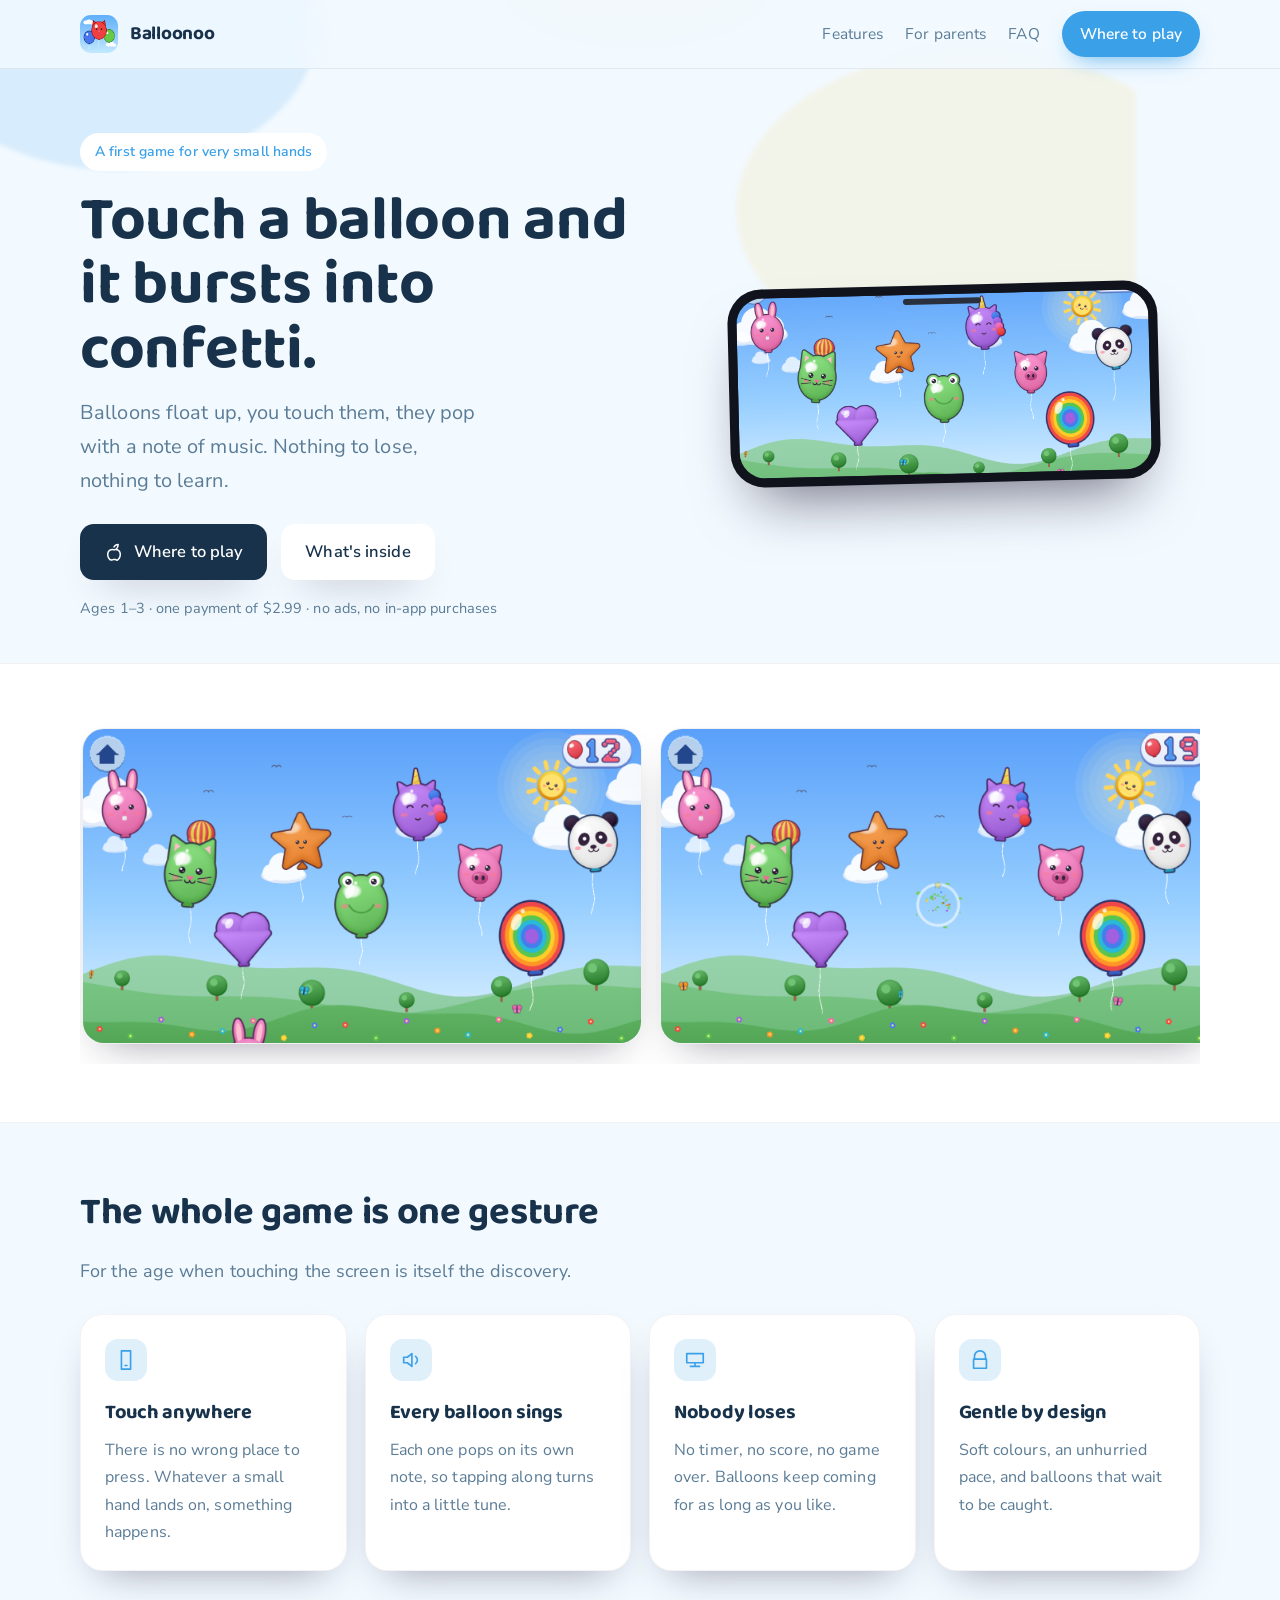
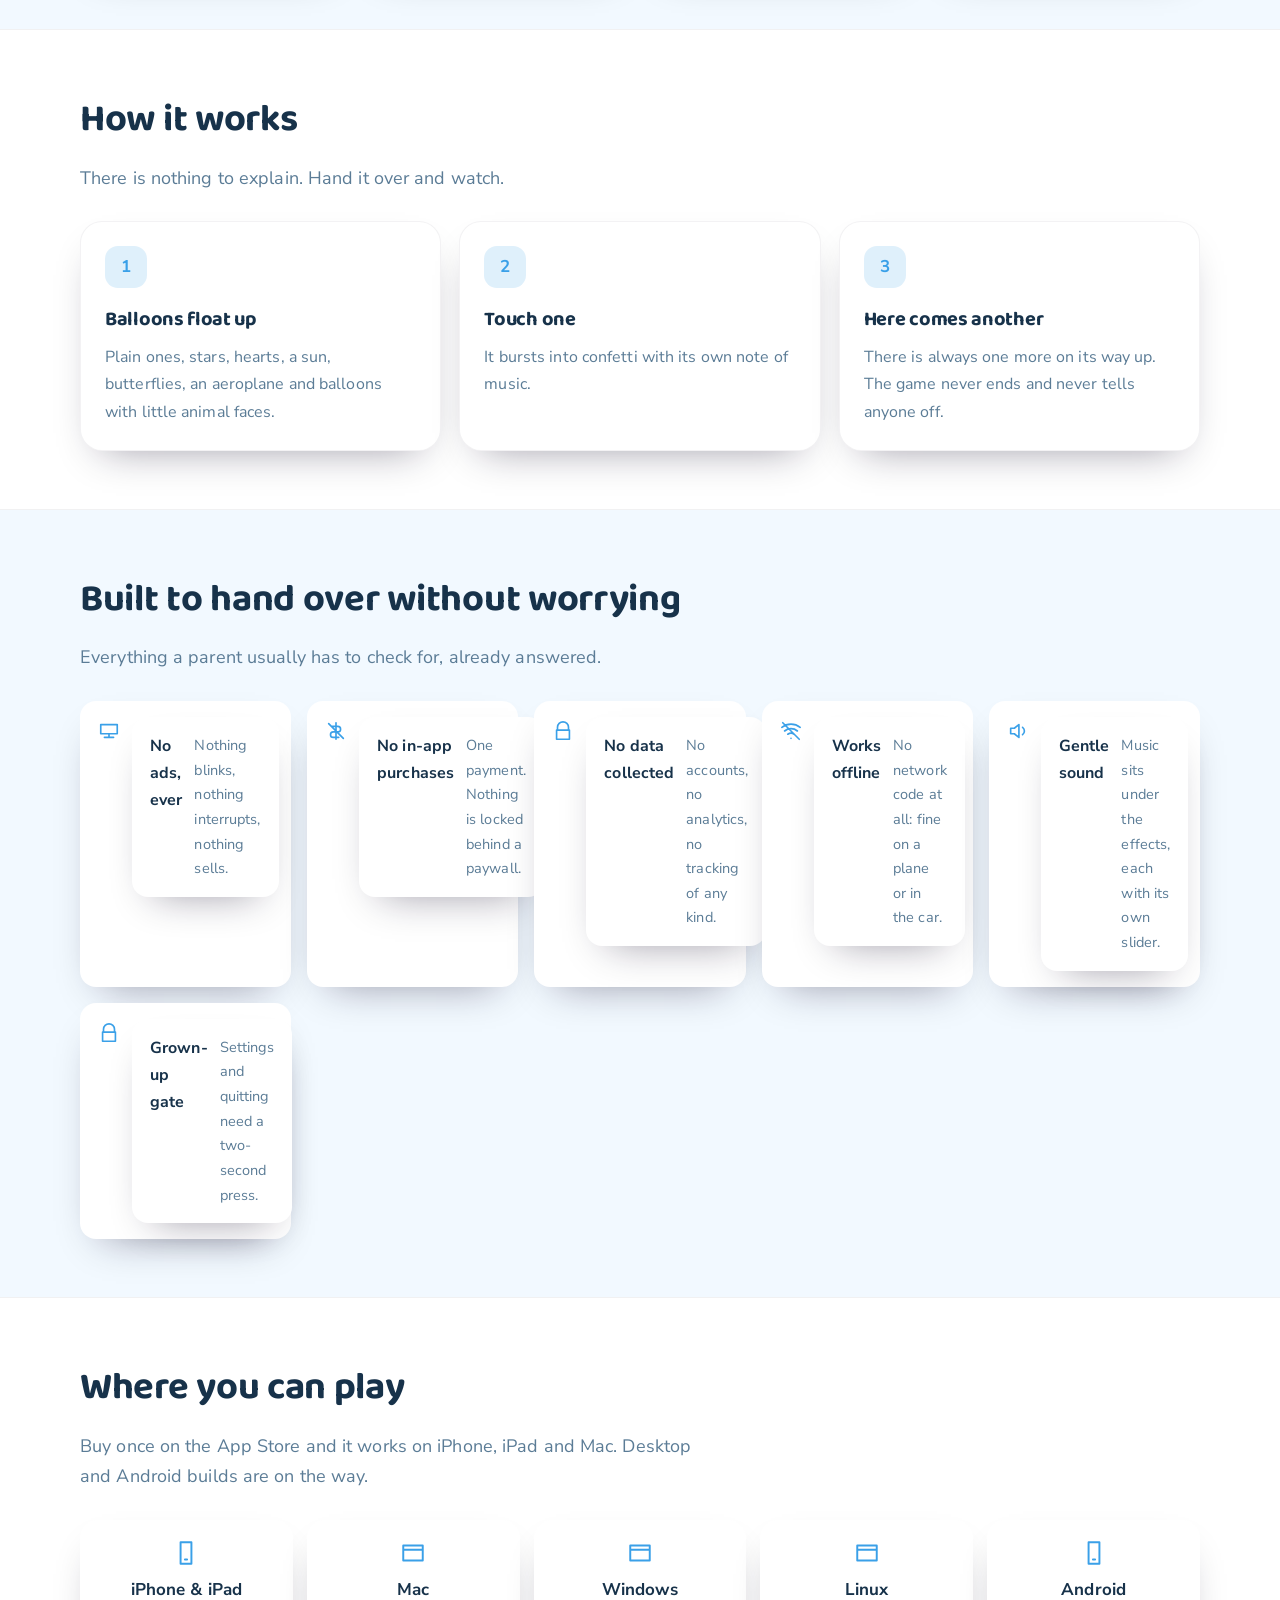
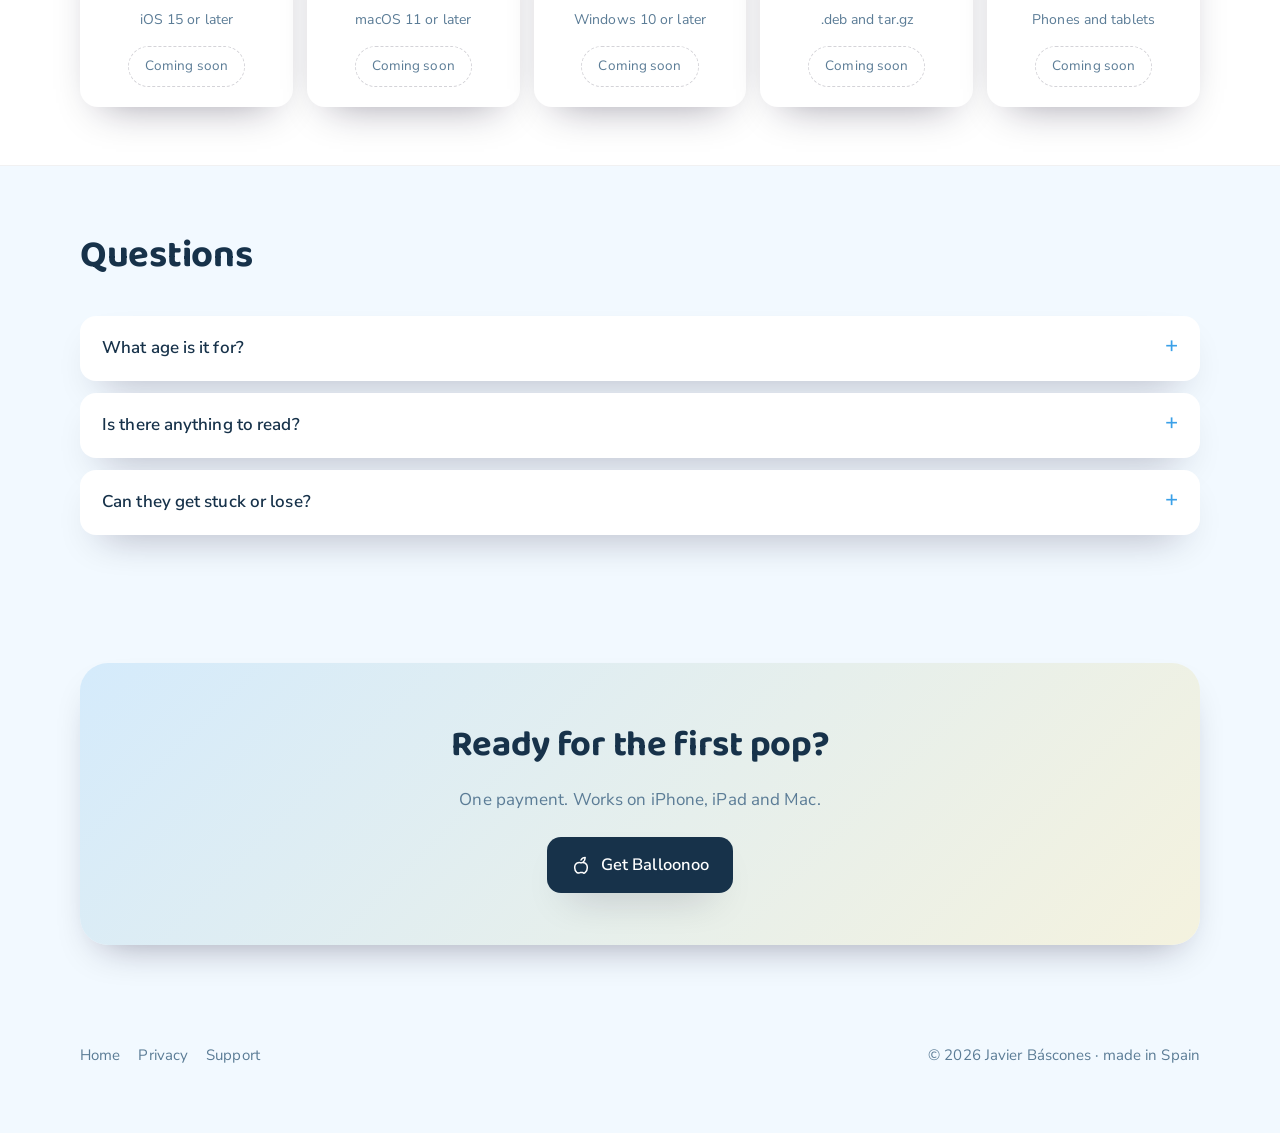
<file: index.html>
<!doctype html>
<html lang="en">
<head>
<meta charset="utf-8">
<meta name="viewport" content="width=device-width, initial-scale=1">
<title>Balloonoo — Pop pop pop!</title>
<meta name="description" content="Balloonoo is a balloon-popping game for babies and toddlers from about one year old: no timers, no score, no losing. $2.99, no ads, no in-app purchases.">
<meta name="theme-color" content="#3aa0e8">
<meta property="og:title" content="Balloonoo — Pop pop pop!">
<meta property="og:description" content="Balloonoo is a balloon-popping game for babies and toddlers from about one year old: no timers, no score, no losing. $2.99, no ads, no in-app purchases.">
<meta property="og:image" content="img/1.png">
<meta property="og:type" content="website">
<meta name="twitter:card" content="summary_large_image">
<link rel="icon" href="img/icon.png">
<link rel="preconnect" href="https://fonts.googleapis.com">
<link rel="preconnect" href="https://fonts.gstatic.com" crossorigin>
<link rel="stylesheet" href="https://fonts.googleapis.com/css2?family=Baloo+2:wght@600;700&family=Nunito+Sans:wght@400;600;700&display=swap">
<link rel="stylesheet" href="style.css">
</head>
<body>
<header class="nav">
  <div class="wrap">
    <a class="logo" href="index.html"><img src="img/icon.png" alt=""> Balloonoo</a>
    <nav>
      <a href="index.html#features">Features</a>
      <a href="index.html#parents">For parents</a>
      <a href="index.html#faq">FAQ</a>
      <a class="cta" href="index.html#get">Where to play</a>
    </nav>
  </div>
</header>
<svg class="blobs" viewBox="0 0 1200 620" preserveAspectRatio="xMidYMid slice" aria-hidden="true"><ellipse cx="180" cy="120" rx="200" ry="140" fill="#3aa0e8" opacity=".14"/><ellipse cx="1040" cy="300" rx="240" ry="160" fill="#ffd34a" opacity=".12"/><ellipse cx="700" cy="40" rx="160" ry="90" fill="#ffd34a" opacity=".10"/></svg>
<section class="hero">
  <div class="wrap">
    <div>
      <span class="eyebrow">A first game for very small hands</span>
      <h1>Touch a balloon and it bursts into confetti.</h1>
      <p class="lede">Balloons float up, you touch them, they pop with a note of music. Nothing to lose, nothing to learn.</p>
      <div class="hero-actions">
        <a class="btn btn-main" href="#get"><svg viewBox="0 0 24 24" fill="none" stroke="#fff" stroke-width="1.8" stroke-linecap="round" stroke-linejoin="round" aria-hidden="true"><path d="M12 6c1-2 3-3 5-3 0 2-1 4-2 5M7 21c-2-2-3-6-2-9 1-2 3-3 5-3 1 0 2 .5 2 .5s1-.5 2-.5c2 0 4 1 5 3 1 3 0 7-2 9-1 1-2 1-3 0-1 0-2 0-3 0-1 1-2 1-4 0z"/></svg> Where to play</a>
        <a class="btn btn-ghost" href="#features">What's inside</a>
      </div>
      <p class="meta">Ages 1–3 · one payment of $2.99 · no ads, no in-app purchases</p>
    </div>
    <div class="phone"><img src="img/1.png" alt="Balloonoo on iPhone"></div>
  </div>
</section>

<section class="band">
  <div class="wrap">
    <div class="rail">
      <img src="img/1.png" alt="Balloonoo screenshot 1" loading="lazy">
      <img src="img/2.png" alt="Balloonoo screenshot 2" loading="lazy">
      <img src="img/3.png" alt="Balloonoo screenshot 3" loading="lazy">
      <img src="img/4.png" alt="Balloonoo screenshot 4" loading="lazy">
      <img src="img/5.png" alt="Balloonoo screenshot 5" loading="lazy">
    </div>
  </div>
</section>

<section id="features">
  <div class="wrap">
    <div class="section-head"><h2>The whole game is one gesture</h2><p>For the age when touching the screen is itself the discovery.</p></div>
    <div class="grid">
      <div class="card"><div class="dot"><svg viewBox="0 0 24 24" fill="none" stroke="#3aa0e8" stroke-width="1.8" stroke-linecap="round" stroke-linejoin="round" aria-hidden="true"><path d="M7 2h10v20H7zM11 18h2"/></svg></div><h3>Touch anywhere</h3><p>There is no wrong place to press. Whatever a small hand lands on, something happens.</p></div>
      <div class="card"><div class="dot"><svg viewBox="0 0 24 24" fill="none" stroke="#3aa0e8" stroke-width="1.8" stroke-linecap="round" stroke-linejoin="round" aria-hidden="true"><path d="M4 9v6h4l5 4V5L8 9H4zM17 8a5 5 0 0 1 0 8"/></svg></div><h3>Every balloon sings</h3><p>Each one pops on its own note, so tapping along turns into a little tune.</p></div>
      <div class="card"><div class="dot"><svg viewBox="0 0 24 24" fill="none" stroke="#3aa0e8" stroke-width="1.8" stroke-linecap="round" stroke-linejoin="round" aria-hidden="true"><path d="M3 5h18v10H3zM7 19h10M12 15v4"/></svg></div><h3>Nobody loses</h3><p>No timer, no score, no game over. Balloons keep coming for as long as you like.</p></div>
      <div class="card"><div class="dot"><svg viewBox="0 0 24 24" fill="none" stroke="#3aa0e8" stroke-width="1.8" stroke-linecap="round" stroke-linejoin="round" aria-hidden="true"><path d="M6 11V8a6 6 0 0 1 12 0v3M5 11h14v10H5z"/></svg></div><h3>Gentle by design</h3><p>Soft colours, an unhurried pace, and balloons that wait to be caught.</p></div>
    </div>
  </div>
</section>

<section class="band">
  <div class="wrap">
    <div class="section-head"><h2>How it works</h2><p>There is nothing to explain. Hand it over and watch.</p></div>
    <div class="grid">
      <div class="card"><div class="dot"><b style="color:#3aa0e8">1</b></div><h3>Balloons float up</h3><p>Plain ones, stars, hearts, a sun, butterflies, an aeroplane and balloons with little animal faces.</p></div>
      <div class="card"><div class="dot"><b style="color:#3aa0e8">2</b></div><h3>Touch one</h3><p>It bursts into confetti with its own note of music.</p></div>
      <div class="card"><div class="dot"><b style="color:#3aa0e8">3</b></div><h3>Here comes another</h3><p>There is always one more on its way up. The game never ends and never tells anyone off.</p></div>
    </div>
  </div>
</section>

<section id="parents">
  <div class="wrap">
    <div class="section-head"><h2>Built to hand over without worrying</h2>
      <p>Everything a parent usually has to check for, already answered.</p></div>
    <div class="trust">
      <div><svg viewBox="0 0 24 24" fill="none" stroke="#3aa0e8" stroke-width="1.8" stroke-linecap="round" stroke-linejoin="round" aria-hidden="true"><path d="M3 5h18v10H3zM7 19h10M12 15v4"/></svg><div><b>No ads, ever</b><span>Nothing blinks, nothing interrupts, nothing sells.</span></div></div>
      <div><svg viewBox="0 0 24 24" fill="none" stroke="#3aa0e8" stroke-width="1.8" stroke-linecap="round" stroke-linejoin="round" aria-hidden="true"><path d="M12 3v18M8 7h6a3 3 0 0 1 0 6H9a3 3 0 0 0 0 6h6M4 4l16 16"/></svg><div><b>No in-app purchases</b><span>One payment. Nothing is locked behind a paywall.</span></div></div>
      <div><svg viewBox="0 0 24 24" fill="none" stroke="#3aa0e8" stroke-width="1.8" stroke-linecap="round" stroke-linejoin="round" aria-hidden="true"><path d="M6 11V8a6 6 0 0 1 12 0v3M5 11h14v10H5z"/></svg><div><b>No data collected</b><span>No accounts, no analytics, no tracking of any kind.</span></div></div>
      <div><svg viewBox="0 0 24 24" fill="none" stroke="#3aa0e8" stroke-width="1.8" stroke-linecap="round" stroke-linejoin="round" aria-hidden="true"><path d="M2 8a16 16 0 0 1 20 0M5 12a11 11 0 0 1 14 0M8.5 15.5a6 6 0 0 1 7 0M12 20h.01M3 3l18 18"/></svg><div><b>Works offline</b><span>No network code at all: fine on a plane or in the car.</span></div></div>
      <div><svg viewBox="0 0 24 24" fill="none" stroke="#3aa0e8" stroke-width="1.8" stroke-linecap="round" stroke-linejoin="round" aria-hidden="true"><path d="M4 9v6h4l5 4V5L8 9H4zM17 8a5 5 0 0 1 0 8"/></svg><div><b>Gentle sound</b><span>Music sits under the effects, each with its own slider.</span></div></div>
      <div><svg viewBox="0 0 24 24" fill="none" stroke="#3aa0e8" stroke-width="1.8" stroke-linecap="round" stroke-linejoin="round" aria-hidden="true"><path d="M6 11V8a6 6 0 0 1 12 0v3M5 11h14v10H5z"/></svg><div><b>Grown-up gate</b><span>Settings and quitting need a two-second press.</span></div></div>
    </div>
  </div>
</section>

<section id="get" class="band">
  <div class="wrap">
    <div class="section-head"><h2>Where you can play</h2>
      <p>Buy once on the App Store and it works on iPhone, iPad and Mac. Desktop and Android builds are on the way.</p></div>
    <div class="plats">
      <div class="plat"><svg viewBox="0 0 24 24" fill="none" stroke="#3aa0e8" stroke-width="1.8" stroke-linecap="round" stroke-linejoin="round" aria-hidden="true"><path d="M7 2h10v20H7zM11 18h2"/></svg><b>iPhone & iPad</b><span>iOS 15 or later</span><em>Coming soon</em></div>
      <div class="plat"><svg viewBox="0 0 24 24" fill="none" stroke="#3aa0e8" stroke-width="1.8" stroke-linecap="round" stroke-linejoin="round" aria-hidden="true"><path d="M3 5h18v14H3zM3 9h18"/></svg><b>Mac</b><span>macOS 11 or later</span><em>Coming soon</em></div>
      <div class="plat"><svg viewBox="0 0 24 24" fill="none" stroke="#3aa0e8" stroke-width="1.8" stroke-linecap="round" stroke-linejoin="round" aria-hidden="true"><path d="M3 5h18v14H3zM3 9h18"/></svg><b>Windows</b><span>Windows 10 or later</span><em>Coming soon</em></div>
      <div class="plat"><svg viewBox="0 0 24 24" fill="none" stroke="#3aa0e8" stroke-width="1.8" stroke-linecap="round" stroke-linejoin="round" aria-hidden="true"><path d="M3 5h18v14H3zM3 9h18"/></svg><b>Linux</b><span>.deb and tar.gz</span><em>Coming soon</em></div>
      <div class="plat"><svg viewBox="0 0 24 24" fill="none" stroke="#3aa0e8" stroke-width="1.8" stroke-linecap="round" stroke-linejoin="round" aria-hidden="true"><path d="M7 2h10v20H7zM11 18h2"/></svg><b>Android</b><span>Phones and tablets</span><em>Coming soon</em></div>
    </div>
  </div>
</section>

<section id="faq">
  <div class="wrap">
    <div class="section-head"><h2>Questions</h2></div>
    <details><summary>What age is it for?</summary><p>From about one year old. If your child can touch the screen on purpose, they can play it on their own.</p></details>
    <details><summary>Is there anything to read?</summary><p>Nothing at all. It is shapes, colours and sound.</p></details>
    <details><summary>Can they get stuck or lose?</summary><p>No. There is no score, no timer and no way to fail.</p></details>
  </div>
</section>

<section>
  <div class="wrap">
    <div class="closer">
      <h2>Ready for the first pop?</h2>
      <p>One payment. Works on iPhone, iPad and Mac.</p>
      <a class="btn btn-main" href="#get"><svg viewBox="0 0 24 24" fill="none" stroke="#fff" stroke-width="1.8" stroke-linecap="round" stroke-linejoin="round" aria-hidden="true"><path d="M12 6c1-2 3-3 5-3 0 2-1 4-2 5M7 21c-2-2-3-6-2-9 1-2 3-3 5-3 1 0 2 .5 2 .5s1-.5 2-.5c2 0 4 1 5 3 1 3 0 7-2 9-1 1-2 1-3 0-1 0-2 0-3 0-1 1-2 1-4 0z"/></svg> Get Balloonoo</a>
    </div>
  </div>
</section>
<footer>
  <div class="wrap">
    <div><a href="index.html">Home</a><a href="privacy.html">Privacy</a><a href="support.html">Support</a></div>
    <div>© 2026 Javier Báscones · made in Spain</div>
  </div>
</footer>
</body>
</html>
</file>
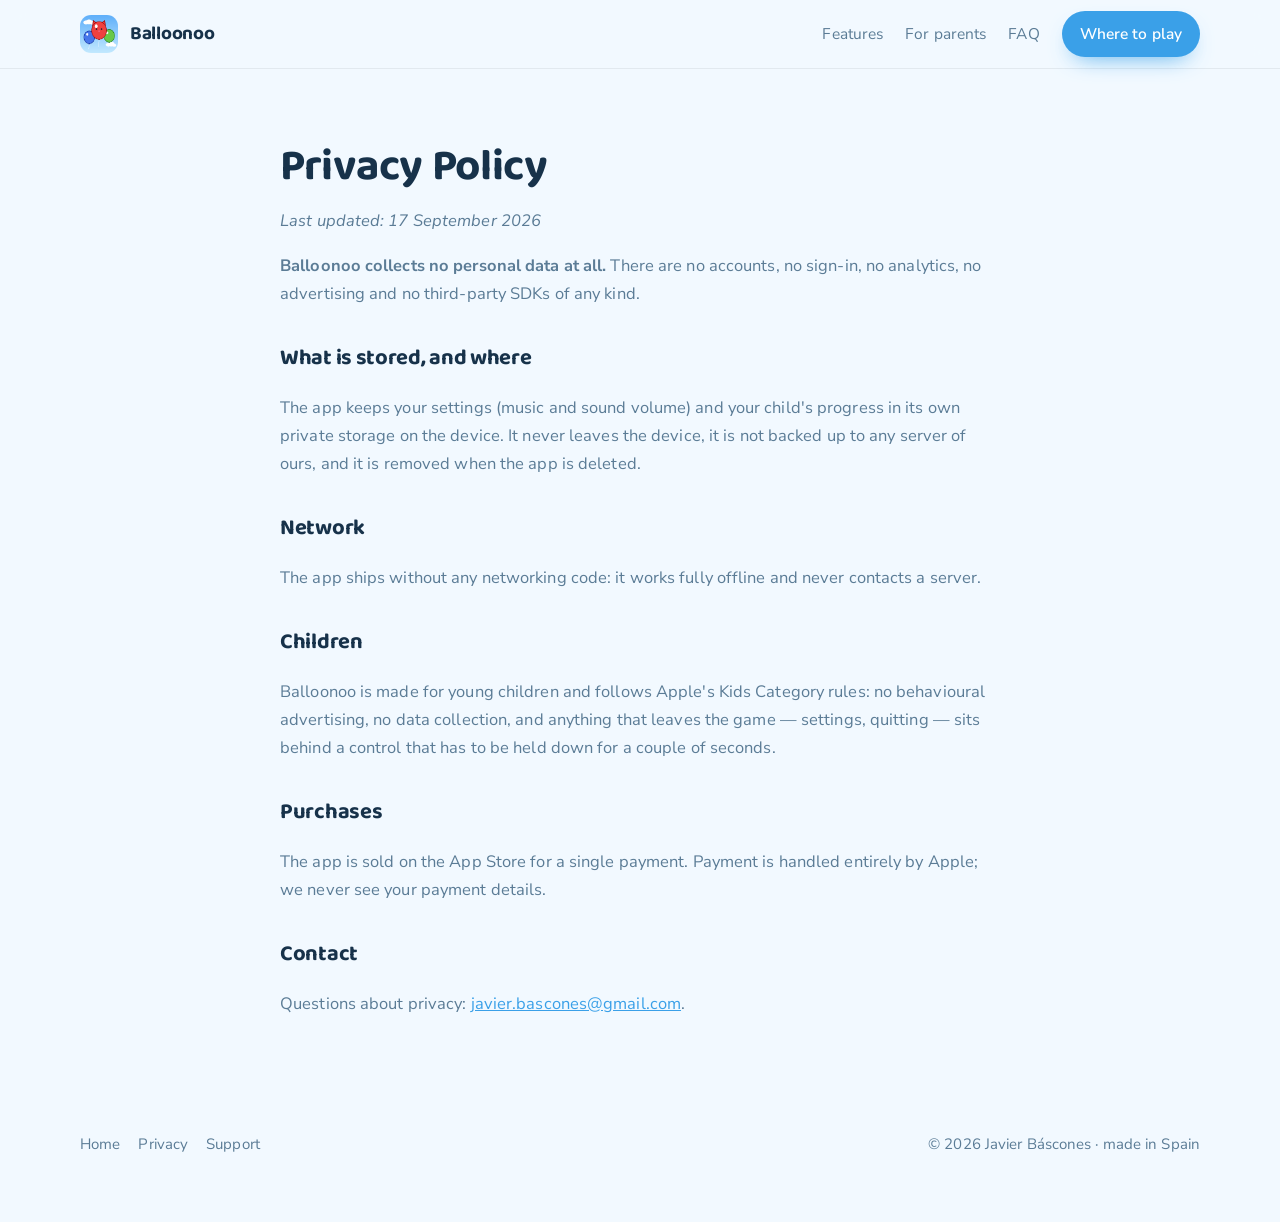
<file: privacy.html>
<!doctype html>
<html lang="en">
<head>
<meta charset="utf-8">
<meta name="viewport" content="width=device-width, initial-scale=1">
<title>Privacy — Balloonoo</title>
<meta name="description" content="Balloonoo is a balloon-popping game for babies and toddlers from about one year old: no timers, no score, no losing. $2.99, no ads, no in-app purchases.">
<meta name="theme-color" content="#3aa0e8">
<meta property="og:title" content="Privacy — Balloonoo">
<meta property="og:description" content="Balloonoo is a balloon-popping game for babies and toddlers from about one year old: no timers, no score, no losing. $2.99, no ads, no in-app purchases.">
<meta property="og:image" content="img/1.png">
<meta property="og:type" content="website">
<meta name="twitter:card" content="summary_large_image">
<link rel="icon" href="img/icon.png">
<link rel="preconnect" href="https://fonts.googleapis.com">
<link rel="preconnect" href="https://fonts.gstatic.com" crossorigin>
<link rel="stylesheet" href="https://fonts.googleapis.com/css2?family=Baloo+2:wght@600;700&family=Nunito+Sans:wght@400;600;700&display=swap">
<link rel="stylesheet" href="style.css">
</head>
<body>
<header class="nav">
  <div class="wrap">
    <a class="logo" href="index.html"><img src="img/icon.png" alt=""> Balloonoo</a>
    <nav>
      <a href="index.html#features">Features</a>
      <a href="index.html#parents">For parents</a>
      <a href="index.html#faq">FAQ</a>
      <a class="cta" href="index.html#get">Where to play</a>
    </nav>
  </div>
</header>
<section><div class="wrap doc">
  <h1>Privacy Policy</h1>
  <p><em>Last updated: 17 September 2026</em></p>
  <p><strong>Balloonoo collects no personal data at all.</strong> There are no accounts, no sign-in,
  no analytics, no advertising and no third-party SDKs of any kind.</p>
  <h2>What is stored, and where</h2>
  <p>The app keeps your settings (music and sound volume) and your child's progress in its own private
  storage on the device. It never leaves the device, it is not backed up to any server of ours, and it is
  removed when the app is deleted.</p>
  <h2>Network</h2>
  <p>The app ships without any networking code: it works fully offline and never contacts a server.</p>
  <h2>Children</h2>
  <p>Balloonoo is made for young children and follows Apple's Kids Category rules: no behavioural
  advertising, no data collection, and anything that leaves the game — settings, quitting — sits behind a
  control that has to be held down for a couple of seconds.</p>
  <h2>Purchases</h2>
  <p>The app is sold on the App Store for a single payment. Payment is handled entirely by Apple; we never
  see your payment details.</p>
  <h2>Contact</h2>
  <p>Questions about privacy: <a href="mailto:javier.bascones@gmail.com">javier.bascones@gmail.com</a>.</p>
</div></section>
<footer>
  <div class="wrap">
    <div><a href="index.html">Home</a><a href="privacy.html">Privacy</a><a href="support.html">Support</a></div>
    <div>© 2026 Javier Báscones · made in Spain</div>
  </div>
</footer>
</body>
</html>
</file>
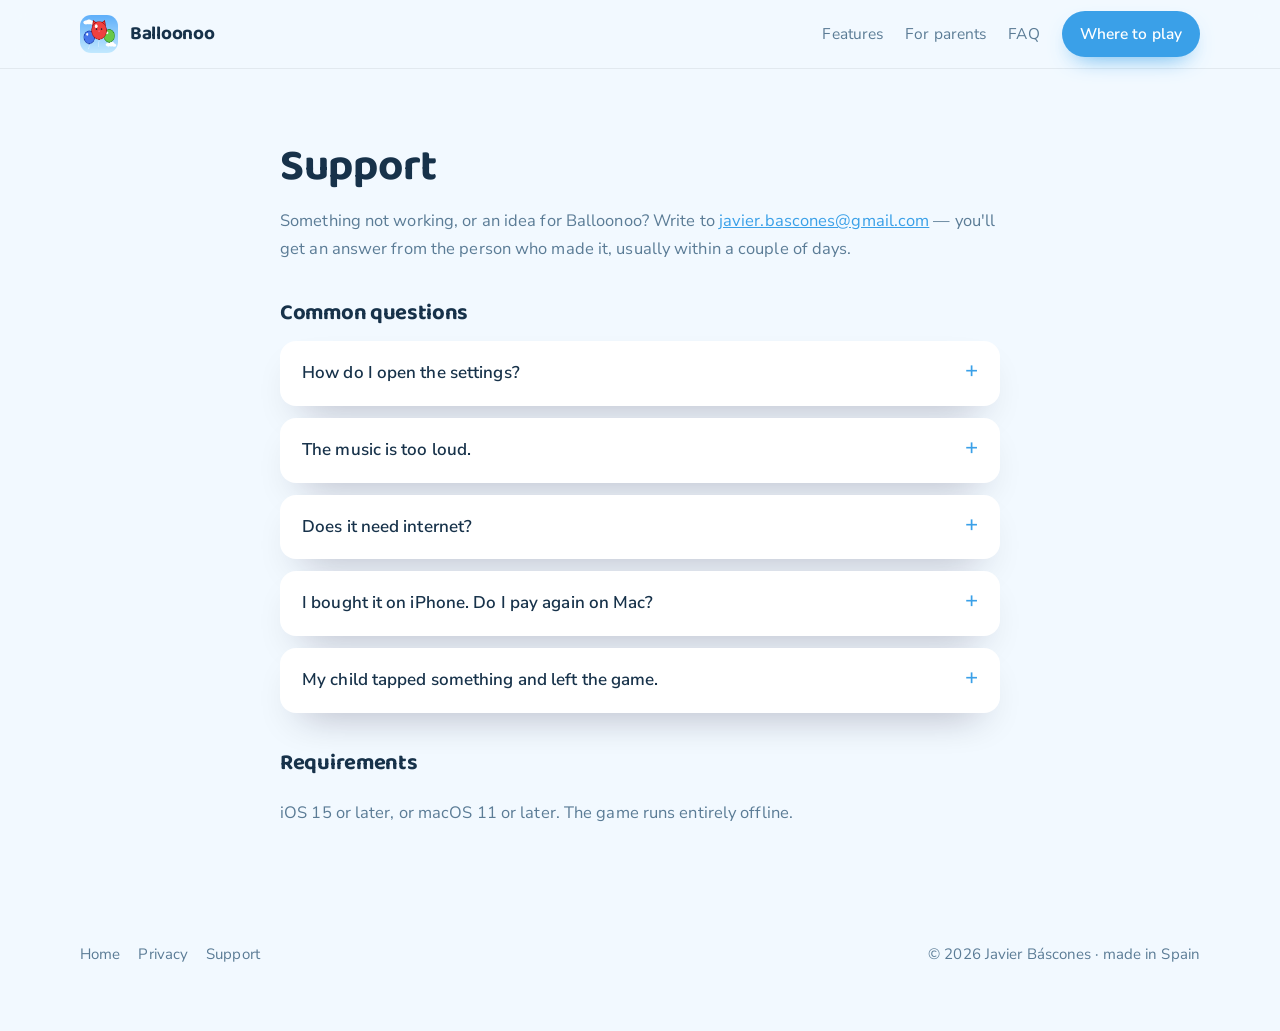
<file: support.html>
<!doctype html>
<html lang="en">
<head>
<meta charset="utf-8">
<meta name="viewport" content="width=device-width, initial-scale=1">
<title>Support — Balloonoo</title>
<meta name="description" content="Balloonoo is a balloon-popping game for babies and toddlers from about one year old: no timers, no score, no losing. $2.99, no ads, no in-app purchases.">
<meta name="theme-color" content="#3aa0e8">
<meta property="og:title" content="Support — Balloonoo">
<meta property="og:description" content="Balloonoo is a balloon-popping game for babies and toddlers from about one year old: no timers, no score, no losing. $2.99, no ads, no in-app purchases.">
<meta property="og:image" content="img/1.png">
<meta property="og:type" content="website">
<meta name="twitter:card" content="summary_large_image">
<link rel="icon" href="img/icon.png">
<link rel="preconnect" href="https://fonts.googleapis.com">
<link rel="preconnect" href="https://fonts.gstatic.com" crossorigin>
<link rel="stylesheet" href="https://fonts.googleapis.com/css2?family=Baloo+2:wght@600;700&family=Nunito+Sans:wght@400;600;700&display=swap">
<link rel="stylesheet" href="style.css">
</head>
<body>
<header class="nav">
  <div class="wrap">
    <a class="logo" href="index.html"><img src="img/icon.png" alt=""> Balloonoo</a>
    <nav>
      <a href="index.html#features">Features</a>
      <a href="index.html#parents">For parents</a>
      <a href="index.html#faq">FAQ</a>
      <a class="cta" href="index.html#get">Where to play</a>
    </nav>
  </div>
</header>
<section><div class="wrap doc">
  <h1>Support</h1>
  <p>Something not working, or an idea for Balloonoo? Write to
  <a href="mailto:javier.bascones@gmail.com">javier.bascones@gmail.com</a> — you'll get an answer from the
  person who made it, usually within a couple of days.</p>
  <h2>Common questions</h2>
  <details><summary>How do I open the settings?</summary><p>On the title screen, hold the gear button for two seconds. Inside the game, hold the house button for one second to go back.</p></details>
  <details><summary>The music is too loud.</summary><p>Music and sound effects have separate sliders in the grown-ups panel, and the music already sits low under the effects.</p></details>
  <details><summary>Does it need internet?</summary><p>No. The game has no networking code at all.</p></details>
  <details><summary>I bought it on iPhone. Do I pay again on Mac?</summary><p>No. It is a universal purchase: buy once and it works on iPhone, iPad and Mac with the same Apple Account.</p></details>
  <details><summary>My child tapped something and left the game.</summary><p>That should not happen: everything that leaves the game is behind a button you have to hold down. If you find a way out, please tell me.</p></details>
  <h2>Requirements</h2>
  <p>iOS 15 or later, or macOS 11 or later. The game runs entirely offline.</p>
</div></section>
<footer>
  <div class="wrap">
    <div><a href="index.html">Home</a><a href="privacy.html">Privacy</a><a href="support.html">Support</a></div>
    <div>© 2026 Javier Báscones · made in Spain</div>
  </div>
</footer>
</body>
</html>
</file>
<file: style.css>
/* Balloonoo — hoja de estilo generada por tools/make_website.py */
:root {
  --accent: #3aa0e8;
  --accent2: #ffd34a;
  --ink: #17324a;
  --ink-soft: #5b7c96;
  --bg: #f2f9ff;
  --panel: #ffffff;
  --radius: 22px;
  --shadow: 0 18px 40px -22px rgba(17, 12, 40, .45);
}
* { box-sizing: border-box; }
html { scroll-behavior: smooth; -webkit-text-size-adjust: 100%; }
body {
  margin: 0; background: var(--bg); color: var(--ink);
  font-family: 'Nunito Sans', ui-sans-serif, -apple-system, BlinkMacSystemFont, "Segoe UI", sans-serif;
  font-size: 17px; line-height: 1.7; letter-spacing: .1px;
}
h1, h2, h3, .logo, .badge, .stat b { font-family: 'Baloo 2', 'Nunito Sans', sans-serif; letter-spacing: -.3px; }
img, svg, video { max-width: 100%; display: block; }
a { color: var(--accent); }
.wrap { width: min(1120px, 100% - 44px); margin-inline: auto; }

/* barra superior */
.nav { position: sticky; top: 0; z-index: 20; backdrop-filter: blur(12px);
  background: color-mix(in srgb, var(--bg) 82%, transparent); border-bottom: 1px solid rgba(20, 16, 40, .07); }
.nav .wrap { display: flex; align-items: center; gap: 18px; height: 68px; }
.logo { display: flex; align-items: center; gap: 12px; font-weight: 700; font-size: 19px; text-decoration: none; color: var(--ink); }
.logo img { width: 38px; height: 38px; border-radius: 11px; box-shadow: var(--shadow); }
.nav nav { margin-left: auto; display: flex; gap: 22px; align-items: center; }
.nav nav a { color: var(--ink-soft); text-decoration: none; font-size: 15.5px; }
.nav nav a:hover { color: var(--accent); }
.cta { background: var(--accent); color: #fff !important; padding: 10px 18px; border-radius: 999px;
  font-weight: 600; box-shadow: 0 10px 24px -12px var(--accent); }
@media (max-width: 760px) { .nav nav a:not(.cta) { display: none; } }

/* hero */
.hero { position: relative; overflow: hidden; padding: 64px 0 28px; }
.blobs { position: absolute; inset: -10% -5% auto -5%; height: 620px; z-index: 0; filter: blur(2px); }
.hero .wrap { position: relative; z-index: 1; display: grid; grid-template-columns: 1.05fr .95fr; gap: 40px; align-items: center; }
.eyebrow { display: inline-flex; align-items: center; gap: 8px; background: var(--panel); border-radius: 999px;
  padding: 7px 15px; font-size: 14px; font-weight: 600; color: var(--accent); box-shadow: var(--shadow); }
h1 { font-size: clamp(38px, 5.4vw, 62px); line-height: 1.04; margin: 18px 0 14px; }
.lede { font-size: 20px; color: var(--ink-soft); margin: 0 0 26px; max-width: 34ch; }
.hero-actions { display: flex; flex-wrap: wrap; gap: 14px; align-items: center; }
.btn { display: inline-flex; align-items: center; gap: 10px; text-decoration: none; font-weight: 600;
  padding: 14px 24px; border-radius: 14px; font-size: 16.5px; }
.btn-main { background: var(--ink); color: #fff; box-shadow: var(--shadow); }
.btn-ghost { background: var(--panel); color: var(--ink); box-shadow: var(--shadow); }
.btn svg { width: 20px; height: 20px; }
.meta { margin-top: 16px; font-size: 14.5px; color: var(--ink-soft); }
.phone { position: relative; margin-inline: auto; width: min(430px, 100%); aspect-ratio: 19.5 / 9;
  background: #10131c; border-radius: 34px; padding: 9px; box-shadow: 0 34px 60px -26px rgba(16, 12, 36, .6); rotate: -1.4deg; }
.phone img { width: 100%; height: 100%; object-fit: cover; border-radius: 26px; }
.phone::after { content: ""; position: absolute; left: 50%; translate: -50% 0; top: 13px; width: 78px; height: 6px;
  background: #2a2f3d; border-radius: 99px; }
@media (max-width: 900px) { .hero .wrap { grid-template-columns: 1fr; } .lede { max-width: none; } }

/* franjas y secciones */
section { padding: 58px 0; }
.section-head { max-width: 62ch; margin-bottom: 28px; }
.section-head h2 { font-size: clamp(27px, 3.4vw, 38px); margin: 0 0 10px; }
.section-head p { color: var(--ink-soft); margin: 0; font-size: 18px; }
.band { background: var(--panel); border-block: 1px solid rgba(20, 16, 40, .06); }

/* carrusel de capturas */
.rail { display: flex; gap: 18px; overflow-x: auto; scroll-snap-type: x mandatory; padding: 6px 2px 20px;
  scrollbar-width: thin; }
.rail img { flex: 0 0 auto; width: min(560px, 82vw); border-radius: var(--radius); scroll-snap-align: center;
  box-shadow: var(--shadow); border: 1px solid rgba(20, 16, 40, .06); }

/* tarjetas */
.grid { display: grid; gap: 18px; grid-template-columns: repeat(auto-fit, minmax(250px, 1fr)); }
.card { background: var(--panel); border-radius: var(--radius); padding: 24px; box-shadow: var(--shadow);
  border: 1px solid rgba(20, 16, 40, .05); }
.card h3 { margin: 0 0 8px; font-size: 20px; }
.card p { margin: 0; color: var(--ink-soft); font-size: 16px; }
.card .dot { width: 42px; height: 42px; border-radius: 13px; display: grid; place-items: center; margin-bottom: 14px;
  background: color-mix(in srgb, var(--accent) 16%, #fff); }
.card .dot svg { width: 22px; height: 22px; }

/* vídeo */
.video { border-radius: var(--radius); overflow: hidden; box-shadow: var(--shadow); background: #0d1017; }

/* confianza */
.trust { display: grid; gap: 16px; grid-template-columns: repeat(auto-fit, minmax(190px, 1fr)); }
.trust div { display: flex; gap: 12px; align-items: flex-start; background: var(--panel); border-radius: 16px;
  padding: 16px 18px; box-shadow: var(--shadow); }
.trust svg { width: 22px; height: 22px; flex: 0 0 auto; margin-top: 3px; }
.trust b { display: block; font-size: 16px; }
.trust span { color: var(--ink-soft); font-size: 14.5px; }

/* plataformas */
.plats { display: grid; gap: 14px; grid-template-columns: repeat(auto-fit, minmax(180px, 1fr)); }
.plat { background: var(--panel); border-radius: 18px; padding: 20px; box-shadow: var(--shadow); text-align: center; }
.plat svg { width: 26px; height: 26px; margin: 0 auto 10px; }
.plat b { display: block; font-size: 17px; }
.plat span { color: var(--ink-soft); font-size: 14px; }
.plat a { display: inline-block; margin-top: 12px; background: var(--accent); color: #fff; text-decoration: none;
  padding: 9px 18px; border-radius: 999px; font-size: 14.5px; font-weight: 600; }
.plat em { display: inline-block; margin-top: 12px; font-size: 13.5px; color: var(--ink-soft); font-style: normal;
  border: 1px dashed rgba(20, 16, 40, .18); border-radius: 999px; padding: 8px 16px; }

/* preguntas */
details { background: var(--panel); border-radius: 16px; padding: 18px 22px; box-shadow: var(--shadow); margin-bottom: 12px; }
summary { cursor: pointer; font-weight: 600; font-size: 17px; list-style: none; }
summary::-webkit-details-marker { display: none; }
summary::after { content: "+"; float: right; color: var(--accent); font-size: 22px; line-height: 1; }
details[open] summary::after { content: "–"; }
details p { margin: 12px 0 0; color: var(--ink-soft); font-size: 16px; }

/* cierre */
.closer { text-align: center; background:
  linear-gradient(135deg, color-mix(in srgb, var(--accent) 16%, var(--bg)), color-mix(in srgb, var(--accent2) 18%, var(--bg)));
  border-radius: 28px; padding: 52px 28px; box-shadow: var(--shadow); }
.closer h2 { margin: 0 0 10px; font-size: clamp(26px, 3.2vw, 36px); }
.closer p { color: var(--ink-soft); margin: 0 0 22px; }

footer { padding: 40px 0 64px; color: var(--ink-soft); font-size: 15px; }
footer .wrap { display: flex; flex-wrap: wrap; gap: 14px; justify-content: space-between; align-items: center; }
footer a { color: var(--ink-soft); text-decoration: none; margin-right: 18px; }
footer a:hover { color: var(--accent); }

/* páginas de texto */
.doc { max-width: 72ch; }
.doc h1 { font-size: clamp(32px, 4vw, 44px); margin-bottom: 6px; }
.doc h2 { font-size: 22px; margin: 32px 0 8px; }
.doc p, .doc li { color: var(--ink-soft); font-size: 16.5px; }
</file>
